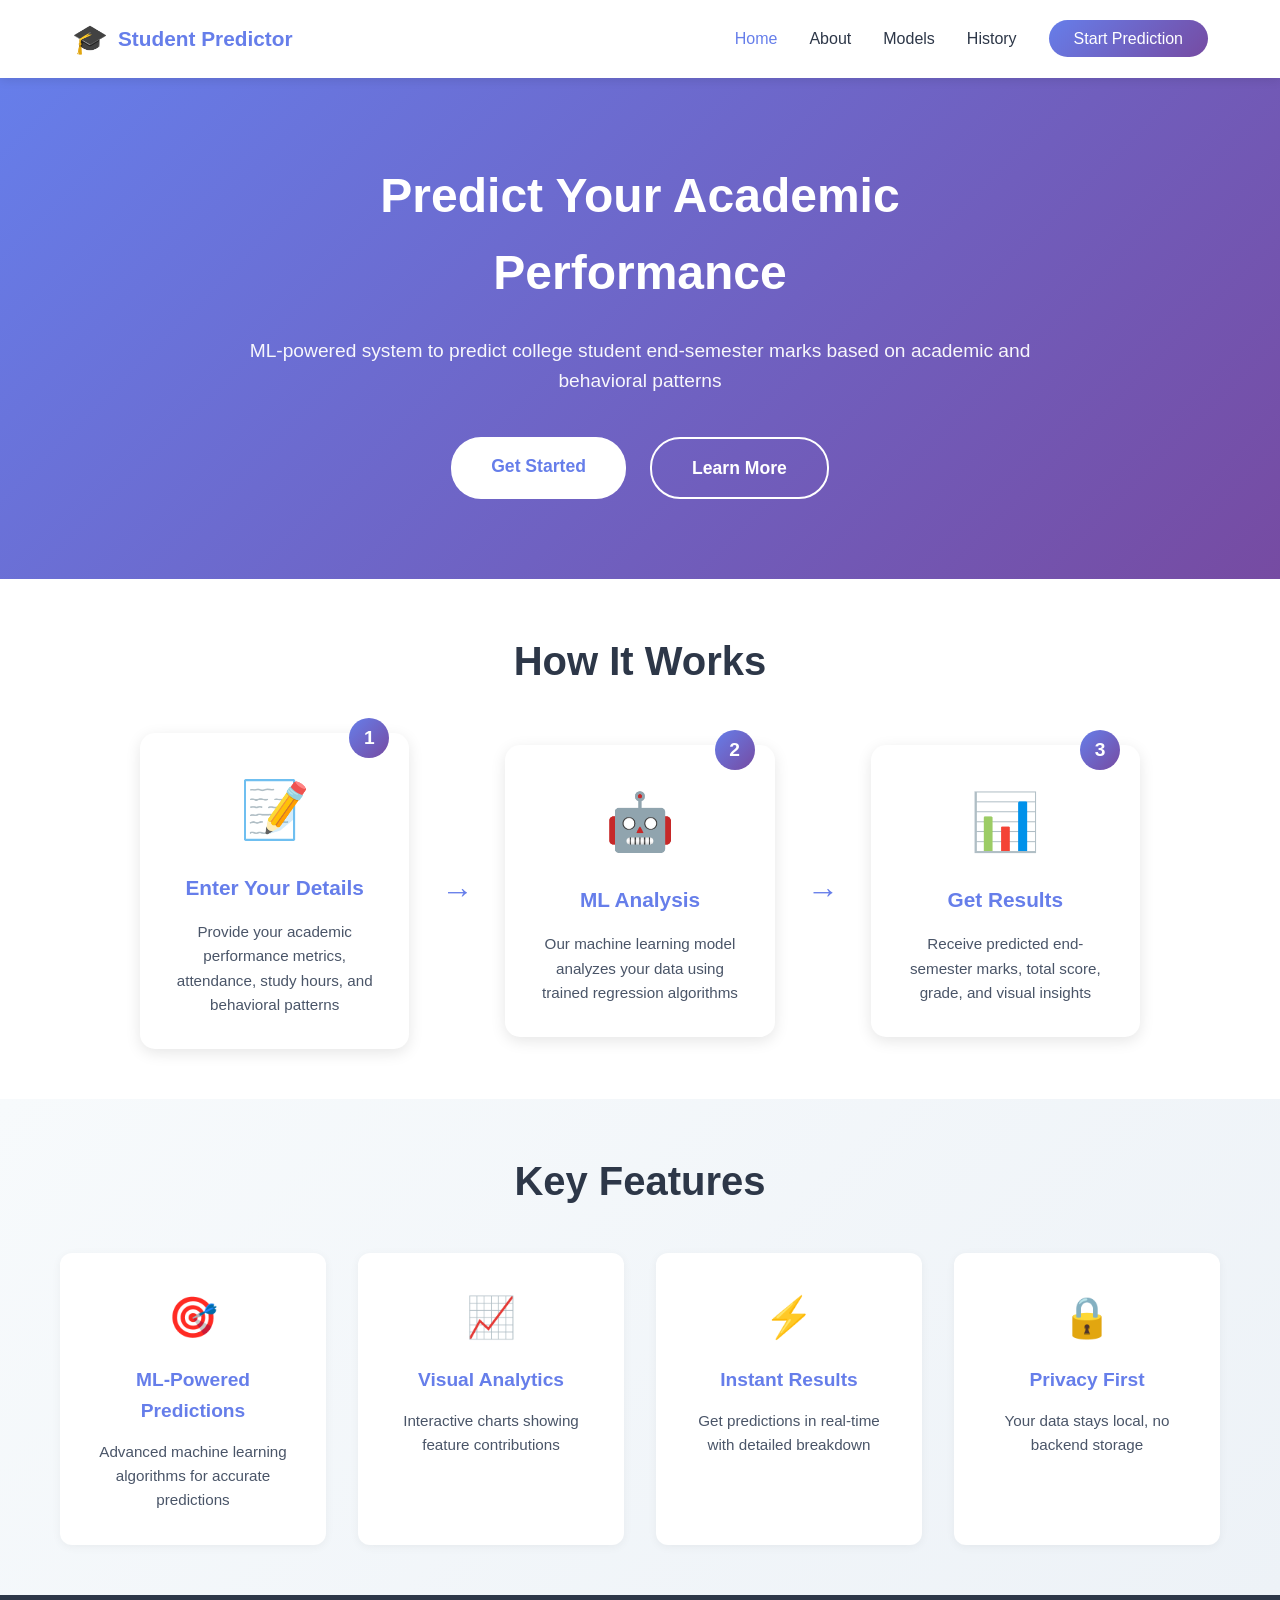
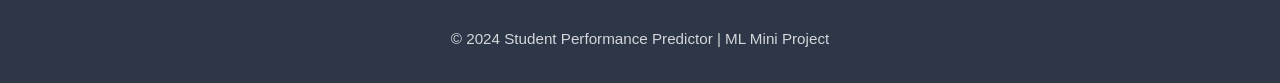
<file: frontend/index.html>
<!DOCTYPE html>
<html lang="en">

<head>
    <meta charset="UTF-8">
    <meta name="viewport" content="width=device-width, initial-scale=1.0">
    <title>Student Performance Predictor - Home</title>
    <link rel="stylesheet" href="../frontend/css/style_home.css">
    <script src="../frontend/js/script_home.js"></script>
</head>

<body>
    <!-- Navigation Bar -->
    <nav class="navbar">
        <div class="nav-container">
            <div class="logo">
                <span class="logo-icon">🎓</span>
                <span class="logo-text">Student Predictor</span>
            </div>
            <!-- Mobile Menu Toggle -->
            <div class="mobile-toggle" onclick="toggleMobileMenu()">
                <span></span>
                <span></span>
                <span></span>
            </div>
            <!-- Navigation Links -->
            <ul class="nav-links" id="navLinks">
                <li><a href="index.html" class="active">Home</a></li>
                <li><a href="about.html">About</a></li>
                <li><a href="models.html">Models</a></li>
                <li><a href="history.html">History</a></li>
                <li><a href="predict.html" class="btn-nav-predict">Start Prediction</a></li>
            </ul>
        </div>
    </nav>

    <!-- Hero Section -->
    <section class="hero">
        <div class="hero-content">
            <h1 class="hero-title">Predict Your Academic Performance</h1>
            <p class="hero-subtitle">
                ML-powered system to predict college student end-semester marks
                based on academic and behavioral patterns
            </p>
            <div class="hero-buttons">
                <a href="predict.html" class="btn-primary">Get Started</a>
                <a href="about.html" class="btn-secondary">Learn More</a>
            </div>
        </div>
    </section>

    <!-- How It Works Section -->
    <section class="how-it-works">
        <div class="container">
            <h2 class="section-title">How It Works</h2>
            <div class="steps-container">
                <div class="step-card">
                    <div class="step-number">1</div>
                    <div class="step-icon">📝</div>
                    <h3>Enter Your Details</h3>
                    <p>Provide your academic performance metrics, attendance, study hours, and behavioral patterns</p>
                </div>
                <div class="step-arrow">→</div>
                <div class="step-card">
                    <div class="step-number">2</div>
                    <div class="step-icon">🤖</div>
                    <h3>ML Analysis</h3>
                    <p>Our machine learning model analyzes your data using trained regression algorithms</p>
                </div>
                <div class="step-arrow">→</div>
                <div class="step-card">
                    <div class="step-number">3</div>
                    <div class="step-icon">📊</div>
                    <h3>Get Results</h3>
                    <p>Receive predicted end-semester marks, total score, grade, and visual insights</p>
                </div>
            </div>
        </div>
    </section>

    <!-- Features Section -->
    <section class="features">
        <div class="container">
            <h2 class="section-title">Key Features</h2>
            <div class="features-grid">
                <div class="feature-item">
                    <div class="feature-icon-small">🎯</div>
                    <h4>ML-Powered Predictions</h4>
                    <p>Advanced machine learning algorithms for accurate predictions</p>
                </div>
                <div class="feature-item">
                    <div class="feature-icon-small">📈</div>
                    <h4>Visual Analytics</h4>
                    <p>Interactive charts showing feature contributions</p>
                </div>
                <div class="feature-item">
                    <div class="feature-icon-small">⚡</div>
                    <h4>Instant Results</h4>
                    <p>Get predictions in real-time with detailed breakdown</p>
                </div>
                <div class="feature-item">
                    <div class="feature-icon-small">🔒</div>
                    <h4>Privacy First</h4>
                    <p>Your data stays local, no backend storage</p>
                </div>
            </div>
        </div>
    </section>

    <!-- Footer -->
    <footer class="footer">
        <div class="container">
            <p>&copy; 2024 Student Performance Predictor | ML Mini Project</p>
        </div>
    </footer>

</body>

</html>
</file>
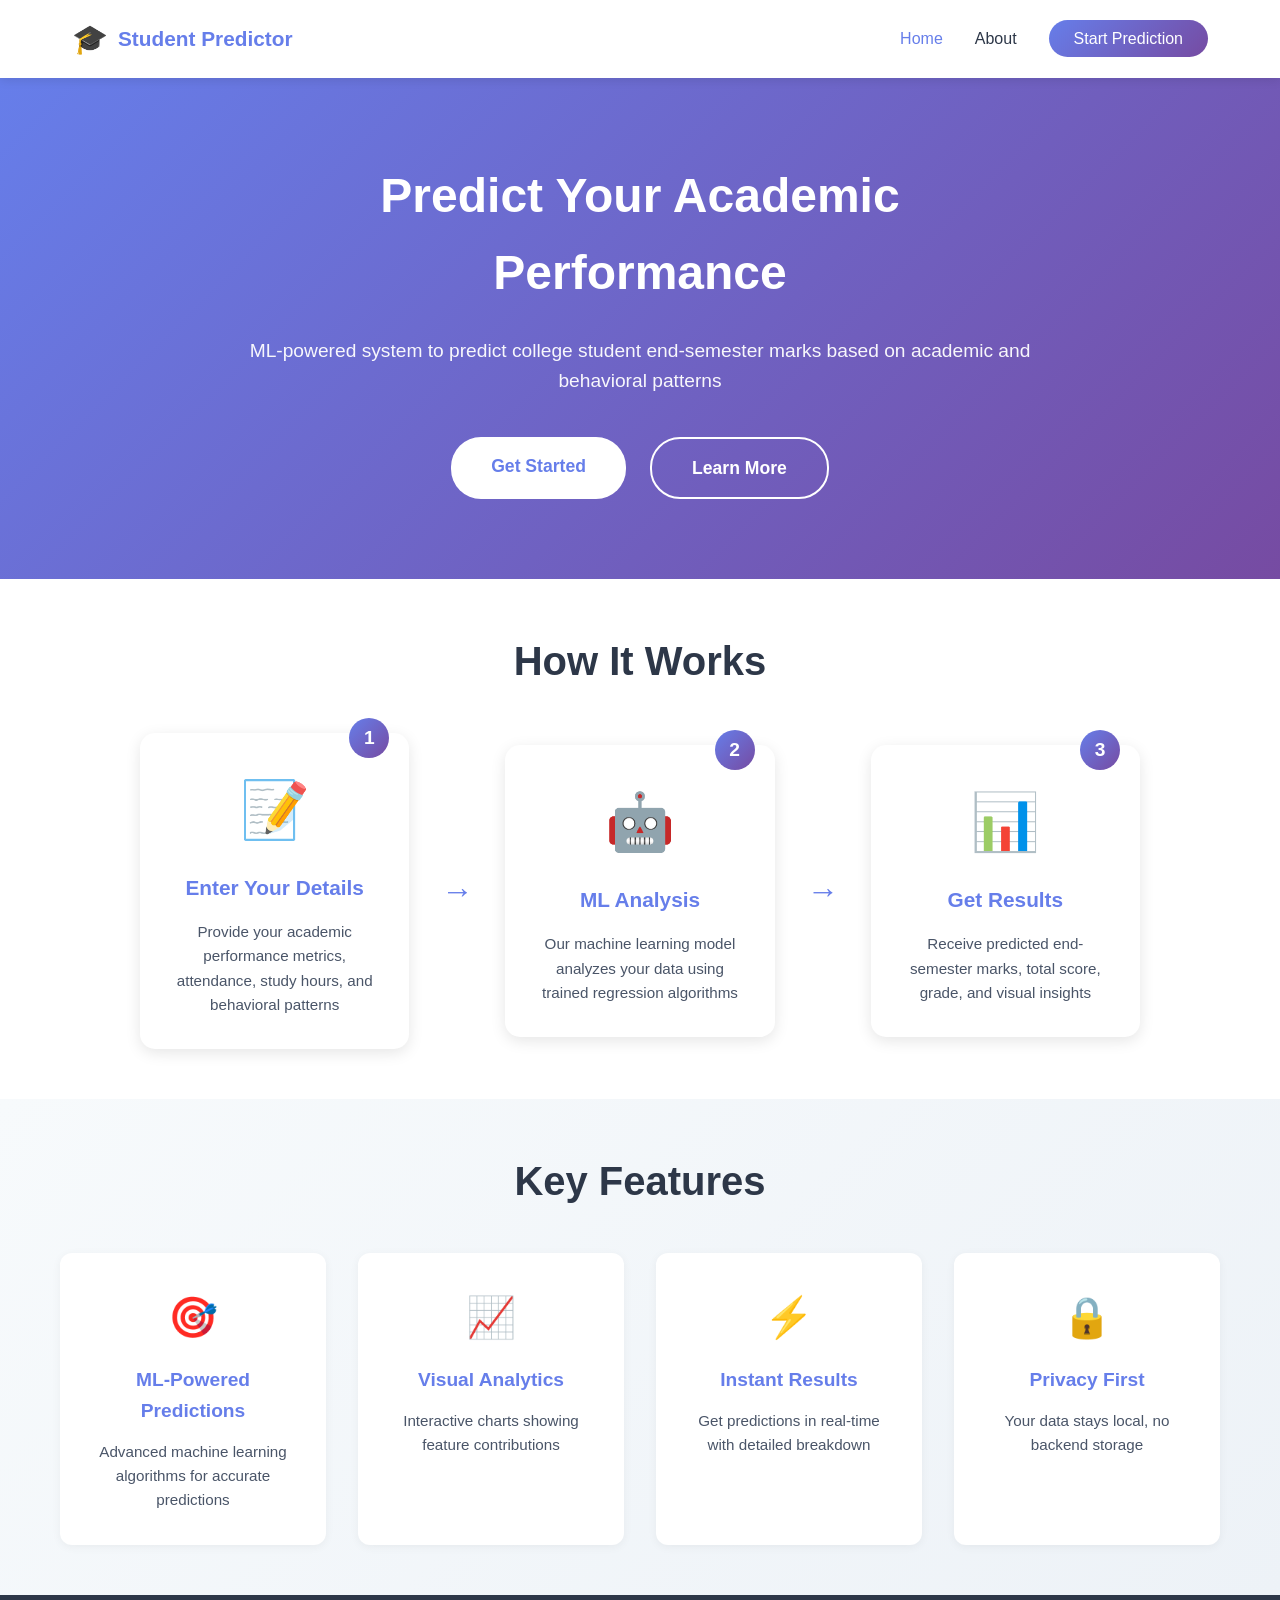
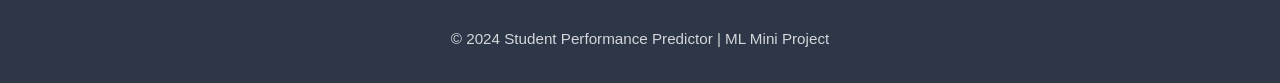
<file: student_performance_predictor/frontend/index.html>
<!DOCTYPE html>
<html lang="en">

<head>
    <meta charset="UTF-8">
    <meta name="viewport" content="width=device-width, initial-scale=1.0">
    <title>Student Performance Predictor - Home</title>
    <link rel="stylesheet" href="../frontend/css/style_home.css">
    <script src="../frontend/js/script_home.js"></script>
</head>

<body>
    <!-- Navigation Bar -->
    <nav class="navbar">
        <div class="nav-container">
            <div class="logo">
                <span class="logo-icon">🎓</span>
                <span class="logo-text">Student Predictor</span>
            </div>
            <!-- Mobile Menu Toggle -->
            <div class="mobile-toggle" onclick="toggleMobileMenu()">
                <span></span>
                <span></span>
                <span></span>
            </div>
            <!-- Navigation Links -->
            <ul class="nav-links" id="navLinks">
                <li><a href="index.html" class="active">Home</a></li>
                <li><a href="about.html">About</a></li>
                <li><a href="predict.html" class="btn-nav-predict">Start Prediction</a></li>
            </ul>
        </div>
    </nav>

    <!-- Hero Section -->
    <section class="hero">
        <div class="hero-content">
            <h1 class="hero-title">Predict Your Academic Performance</h1>
            <p class="hero-subtitle">
                ML-powered system to predict college student end-semester marks
                based on academic and behavioral patterns
            </p>
            <div class="hero-buttons">
                <a href="predict.html" class="btn-primary">Get Started</a>
                <a href="about.html" class="btn-secondary">Learn More</a>
            </div>
        </div>
    </section>

    <!-- How It Works Section -->
    <section class="how-it-works">
        <div class="container">
            <h2 class="section-title">How It Works</h2>
            <div class="steps-container">
                <div class="step-card">
                    <div class="step-number">1</div>
                    <div class="step-icon">📝</div>
                    <h3>Enter Your Details</h3>
                    <p>Provide your academic performance metrics, attendance, study hours, and behavioral patterns</p>
                </div>
                <div class="step-arrow">→</div>
                <div class="step-card">
                    <div class="step-number">2</div>
                    <div class="step-icon">🤖</div>
                    <h3>ML Analysis</h3>
                    <p>Our machine learning model analyzes your data using trained regression algorithms</p>
                </div>
                <div class="step-arrow">→</div>
                <div class="step-card">
                    <div class="step-number">3</div>
                    <div class="step-icon">📊</div>
                    <h3>Get Results</h3>
                    <p>Receive predicted end-semester marks, total score, grade, and visual insights</p>
                </div>
            </div>
        </div>
    </section>

    <!-- Features Section -->
    <section class="features">
        <div class="container">
            <h2 class="section-title">Key Features</h2>
            <div class="features-grid">
                <div class="feature-item">
                    <div class="feature-icon-small">🎯</div>
                    <h4>ML-Powered Predictions</h4>
                    <p>Advanced machine learning algorithms for accurate predictions</p>
                </div>
                <div class="feature-item">
                    <div class="feature-icon-small">📈</div>
                    <h4>Visual Analytics</h4>
                    <p>Interactive charts showing feature contributions</p>
                </div>
                <div class="feature-item">
                    <div class="feature-icon-small">⚡</div>
                    <h4>Instant Results</h4>
                    <p>Get predictions in real-time with detailed breakdown</p>
                </div>
                <div class="feature-item">
                    <div class="feature-icon-small">🔒</div>
                    <h4>Privacy First</h4>
                    <p>Your data stays local, no backend storage</p>
                </div>
            </div>
        </div>
    </section>

    <!-- Footer -->
    <footer class="footer">
        <div class="container">
            <p>&copy; 2024 Student Performance Predictor | ML Mini Project</p>
        </div>
    </footer>

</body>

</html>
</file>
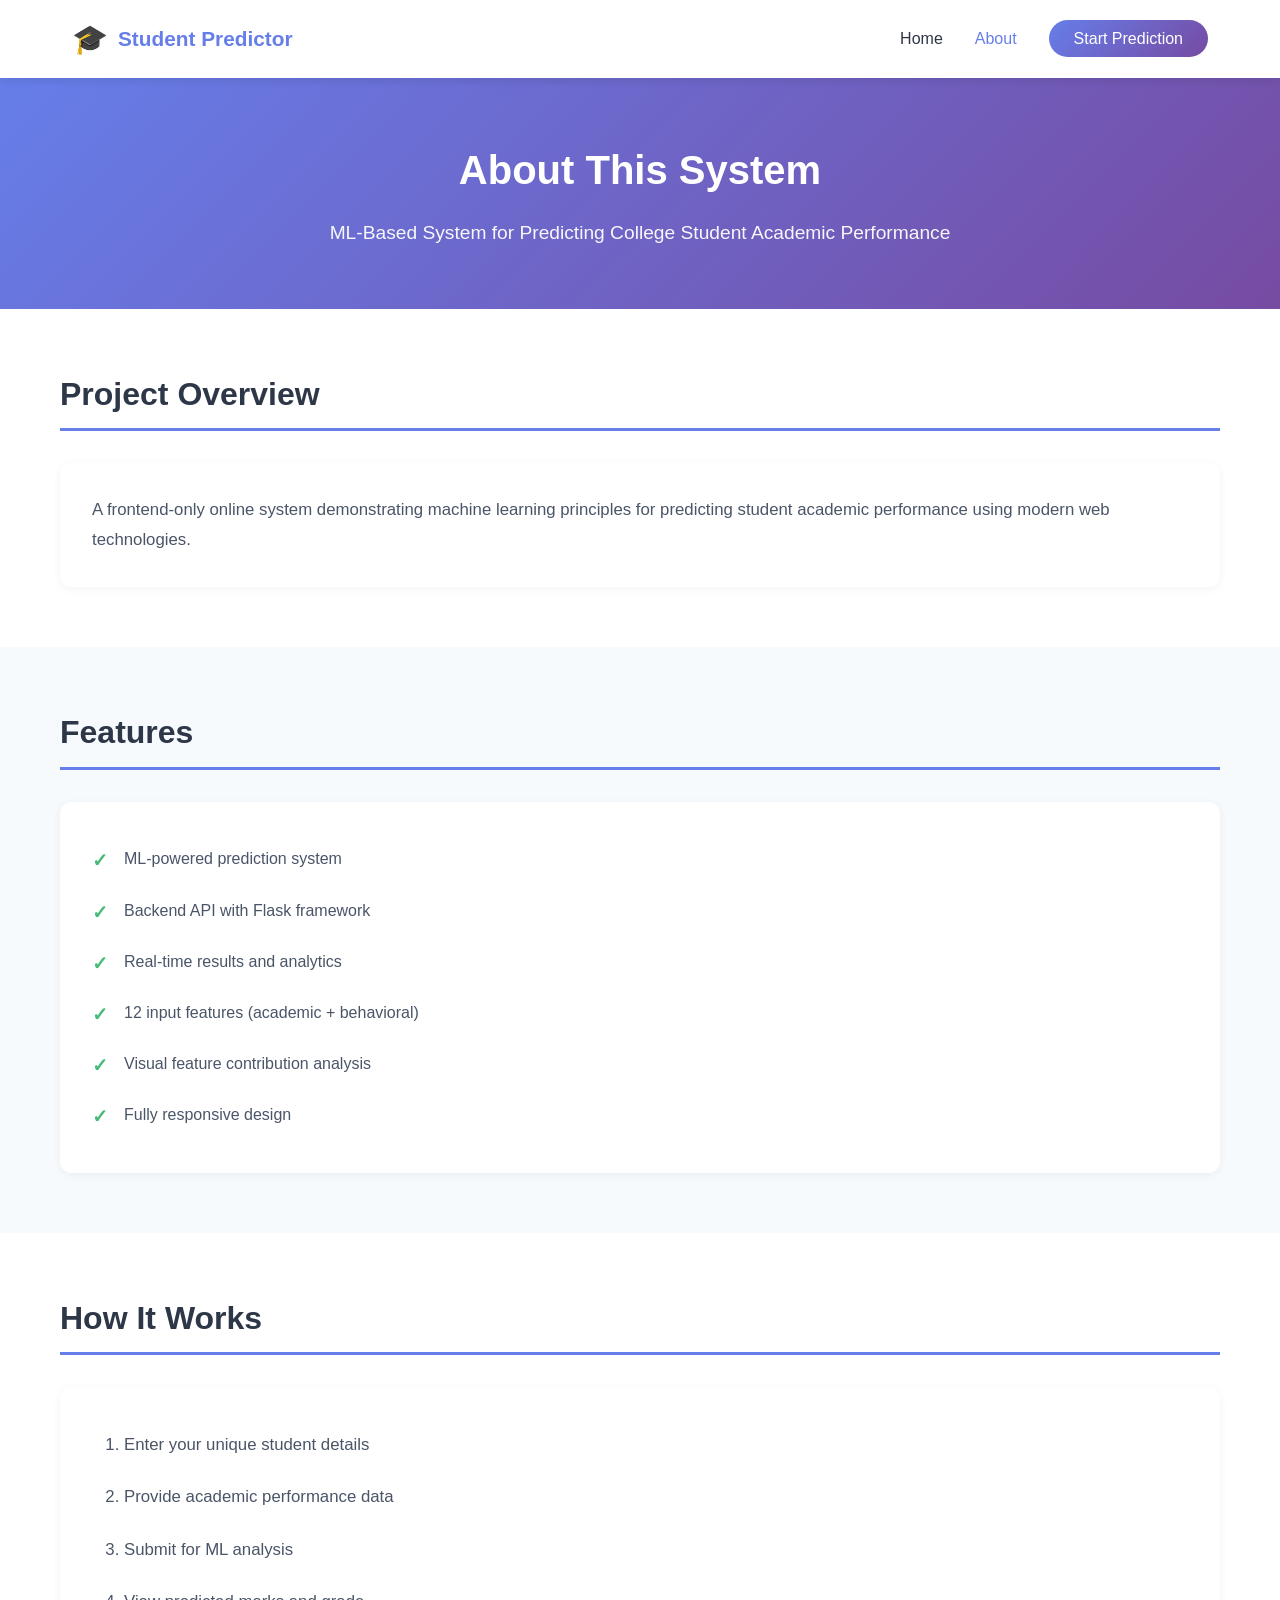
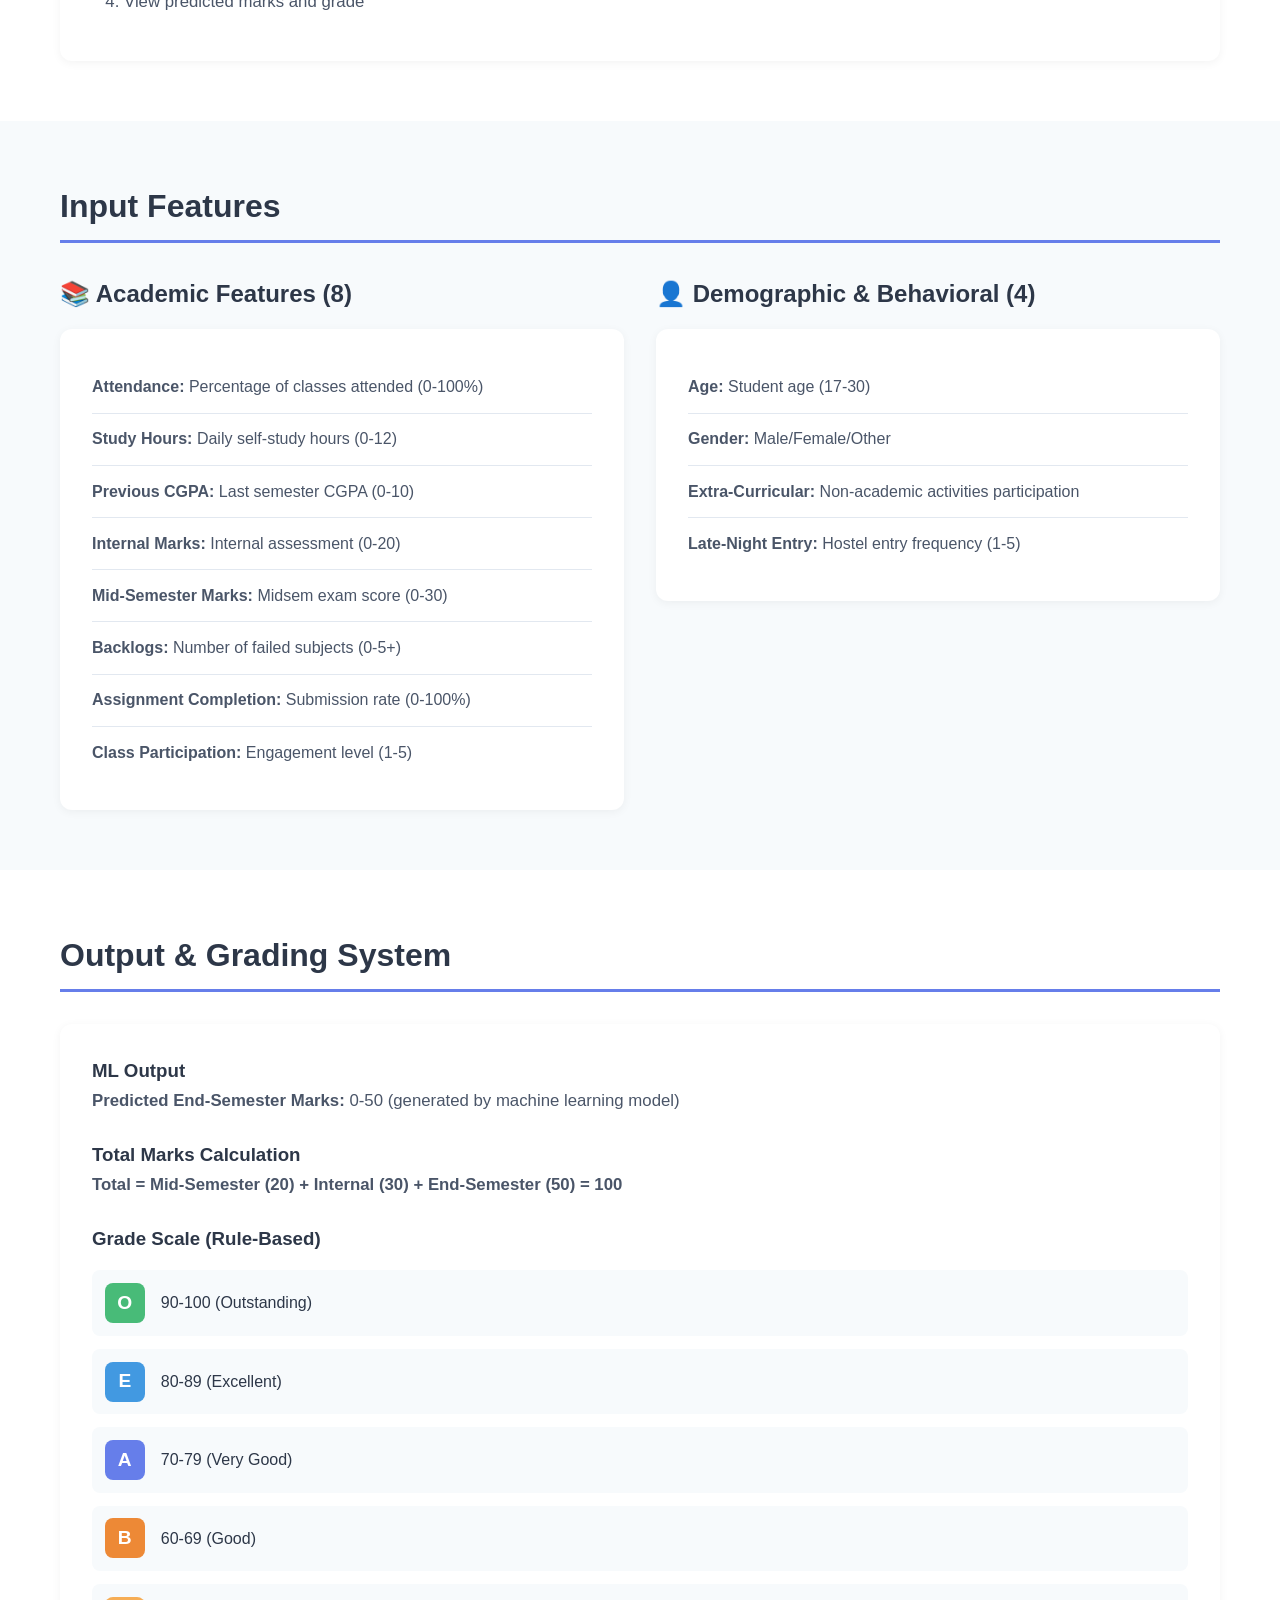
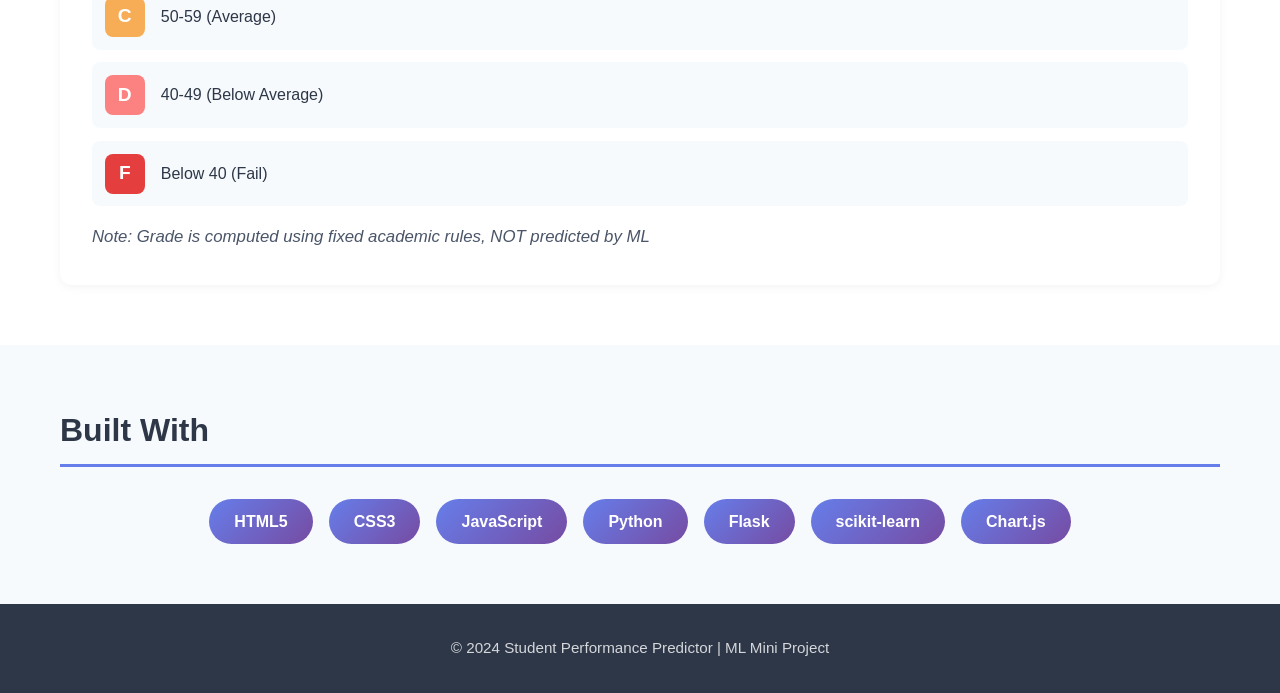
<file: frontend/about.html>
<!DOCTYPE html>
<html lang="en">

<head>
    <meta charset="UTF-8">
    <meta name="viewport" content="width=device-width, initial-scale=1.0">
    <title>About - Student Performance Predictor</title>
    <link rel="stylesheet" href="../frontend/css/style_home.css">
    <script src="../frontend/js/script_home.js"></script>
</head>

<body>
    <!-- Navigation Bar -->
    <nav class="navbar">
        <div class="nav-container">
            <div class="logo">
                <span class="logo-icon">🎓</span>
                <span class="logo-text">Student Predictor</span>
            </div>
            <!-- Mobile Menu Toggle -->
            <div class="mobile-toggle" onclick="toggleMobileMenu()">
                <span></span>
                <span></span>
                <span></span>
            </div>
            <!-- Navigation Links -->
            <ul class="nav-links" id="navLinks">
                <li><a href="index.html">Home</a></li>
                <li><a href="about.html" class="active">About</a></li>
                <li><a href="predict.html" class="btn-nav-predict">Start Prediction</a></li>
            </ul>
        </div>
    </nav>

    <!-- About Hero -->
    <section class="about-hero">
        <div class="container">
            <h1>About This System</h1>
            <p>ML-Based System for Predicting College Student Academic Performance</p>
        </div>
    </section>

    <!-- Project Overview -->
    <section class="about-section">
        <div class="container">
            <h2>Project Overview</h2>
            <div class="about-card">
                <p>A frontend-only online system demonstrating machine learning principles for predicting student
                    academic performance using modern web technologies.</p>
            </div>
        </div>
    </section>

    <!-- Features -->
    <section class="about-section">
        <div class="container">
            <h2>Features</h2>
            <div class="about-card">
                <ul class="features-list-simple">
                    <li>ML-powered prediction system</li>
                    <li>Backend API with Flask framework</li>
                    <li>Real-time results and analytics</li>
                    <li>12 input features (academic + behavioral)</li>
                    <li>Visual feature contribution analysis</li>
                    <li>Fully responsive design</li>
                </ul>
            </div>
        </div>
    </section>

    <!-- How It Works -->
    <section class="about-section">
        <div class="container">
            <h2>How It Works</h2>
            <div class="about-card">
                <ol class="how-list">
                    <li>Enter your unique student details</li>
                    <li>Provide academic performance data</li>
                    <li>Submit for ML analysis</li>
                    <li>View predicted marks and grade</li>
                </ol>
            </div>
        </div>
    </section>

    <!-- Input Features -->
    <section class="about-section">
        <div class="container">
            <h2>Input Features</h2>
            <div class="features-breakdown">
                <div class="feature-category">
                    <h3>📚 Academic Features (8)</h3>
                    <div class="about-card">
                        <ul>
                            <li><strong>Attendance:</strong> Percentage of classes attended (0-100%)</li>
                            <li><strong>Study Hours:</strong> Daily self-study hours (0-12)</li>
                            <li><strong>Previous CGPA:</strong> Last semester CGPA (0-10)</li>
                            <li><strong>Internal Marks:</strong> Internal assessment (0-20)</li>
                            <li><strong>Mid-Semester Marks:</strong> Midsem exam score (0-30)</li>
                            <li><strong>Backlogs:</strong> Number of failed subjects (0-5+)</li>
                            <li><strong>Assignment Completion:</strong> Submission rate (0-100%)</li>
                            <li><strong>Class Participation:</strong> Engagement level (1-5)</li>
                        </ul>
                    </div>
                </div>
                <div class="feature-category">
                    <h3>👤 Demographic & Behavioral (4)</h3>
                    <div class="about-card">
                        <ul>
                            <li><strong>Age:</strong> Student age (17-30)</li>
                            <li><strong>Gender:</strong> Male/Female/Other</li>
                            <li><strong>Extra-Curricular:</strong> Non-academic activities participation</li>
                            <li><strong>Late-Night Entry:</strong> Hostel entry frequency (1-5)</li>
                        </ul>
                    </div>
                </div>
            </div>
        </div>
    </section>

    <!-- Output & Grading -->
    <section class="about-section">
        <div class="container">
            <h2>Output & Grading System</h2>
            <div class="about-card">
                <h3>ML Output</h3>
                <p><strong>Predicted End-Semester Marks:</strong> 0-50 (generated by machine learning model)</p>

                <h3 style="margin-top: 1.5rem;">Total Marks Calculation</h3>
                <p><strong>Total = Mid-Semester (20) + Internal (30) + End-Semester (50) = 100</strong></p>

                <h3 style="margin-top: 1.5rem;">Grade Scale (Rule-Based)</h3>
                <div class="grade-table">
                    <div class="grade-row"><span class="grade-badge-small grade-O">O</span> 90-100 (Outstanding)</div>
                    <div class="grade-row"><span class="grade-badge-small grade-E">E</span> 80-89 (Excellent)</div>
                    <div class="grade-row"><span class="grade-badge-small grade-A">A</span> 70-79 (Very Good)</div>
                    <div class="grade-row"><span class="grade-badge-small grade-B">B</span> 60-69 (Good)</div>
                    <div class="grade-row"><span class="grade-badge-small grade-C">C</span> 50-59 (Average)</div>
                    <div class="grade-row"><span class="grade-badge-small grade-D">D</span> 40-49 (Below Average)</div>
                    <div class="grade-row"><span class="grade-badge-small grade-F">F</span> Below 40 (Fail)</div>
                </div>
                <p style="margin-top: 1rem;"><em>Note: Grade is computed using fixed academic rules, NOT predicted by
                        ML</em></p>
            </div>
        </div>
    </section>

    <!-- Built With -->
    <section class="about-section">
        <div class="container">
            <h2>Built With</h2>
            <div class="tech-badges">
                <span class="tech-badge-new">HTML5</span>
                <span class="tech-badge-new">CSS3</span>
                <span class="tech-badge-new">JavaScript</span>
                <span class="tech-badge-new">Python</span>
                <span class="tech-badge-new">Flask</span>
                <span class="tech-badge-new">scikit-learn</span>
                <span class="tech-badge-new">Chart.js</span>
            </div>
        </div>
    </section>

    <!-- Footer -->
    <footer class="footer">
        <div class="container">
            <p>&copy; 2024 Student Performance Predictor | ML Mini Project</p>
        </div>
    </footer>

</body>

</html>
</file>
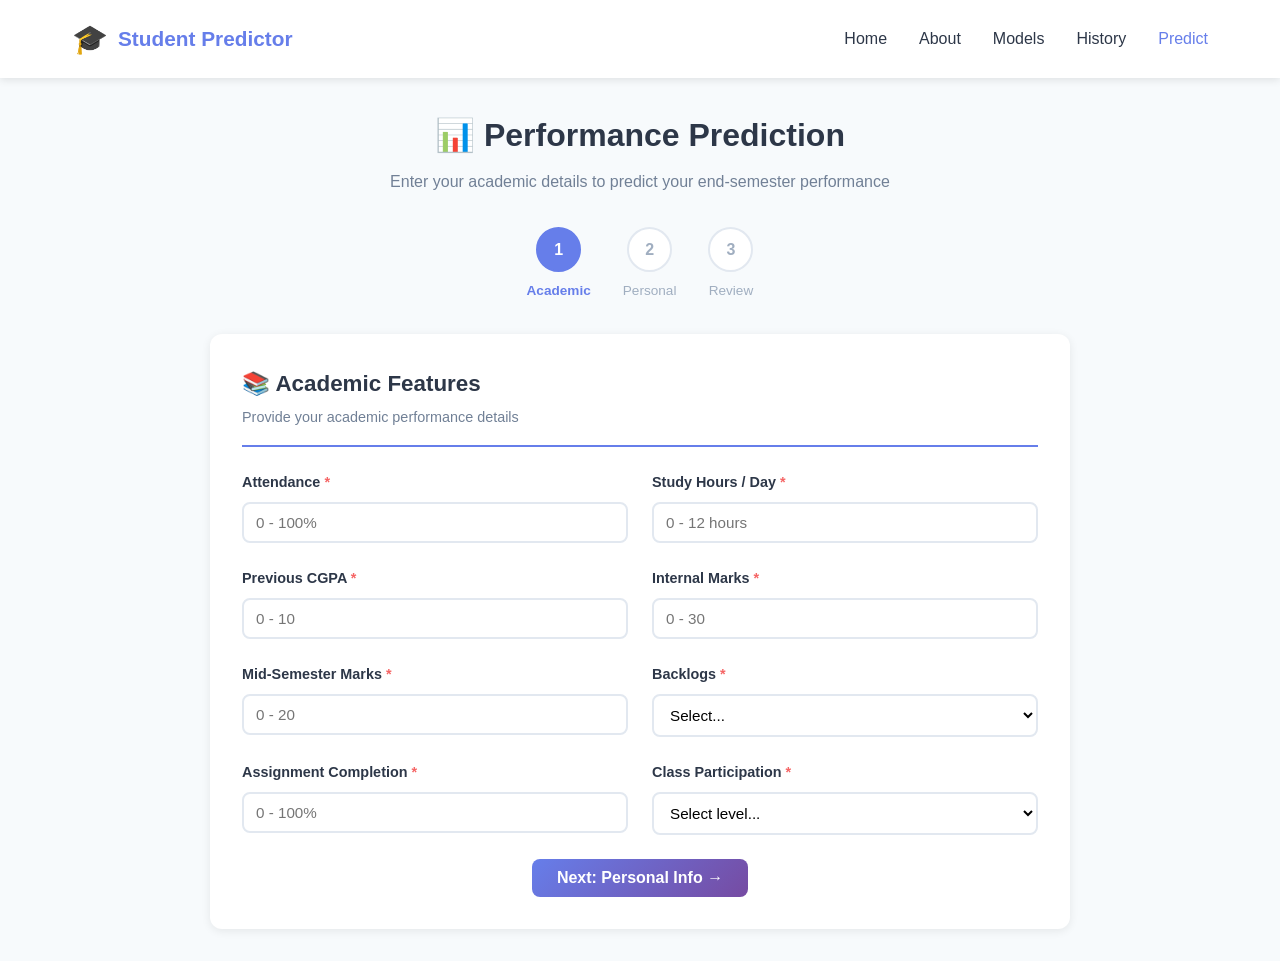
<file: frontend/predict.html>
<!DOCTYPE html>
<html lang="en">
<head>
    <meta charset="UTF-8">
    <meta name="viewport" content="width=device-width, initial-scale=1.0">
    <title>Predict Performance - Student Predictor</title>
    <link rel="stylesheet" href="../frontend/css/style_predict.css">
</head>
<body>
    <!-- Navigation Bar -->
    <nav class="navbar">
        <div class="nav-container">
            <div class="logo">
                <span class="logo-icon">🎓</span>
                <span class="logo-text">Student Predictor</span>
            </div>
            <!-- Mobile Menu Toggle -->
            <div class="mobile-toggle" onclick="toggleMobileMenu()">
                <span></span>
                <span></span>
                <span></span>
            </div>
            <!-- Navigation Links -->
            <ul class="nav-links" id="navLinks">
                <li><a href="index.html">Home</a></li>
                <li><a href="about.html">About</a></li>
                <li><a href="models.html">Models</a></li>
                <li><a href="history.html">History</a></li>
                <li><a href="predict.html" class="active">Predict</a></li>
            </ul>
        </div>
    </nav>

    <!-- Main Container -->
    <div class="container">
        <div class="page-header">
            <h1>📊 Performance Prediction</h1>
            <p>Enter your academic details to predict your end-semester performance</p>
        </div>

        <!-- Progress Steps -->
        <div class="progress-steps">
            <div class="step active" data-step="1">
                <div class="step-number">1</div>
                <div class="step-label">Academic</div>
            </div>
            <div class="step" data-step="2">
                <div class="step-number">2</div>
                <div class="step-label">Personal</div>
            </div>
            <div class="step" data-step="3">
                <div class="step-number">3</div>
                <div class="step-label">Review</div>
            </div>
        </div>

        <!-- Form Container -->
        <form id="predictionForm">
            <!-- Section 1: Academic Features -->
            <div class="form-section active" id="section1">
                <div class="section-header">
                    <h2>📚 Academic Features</h2>
                    <p>Provide your academic performance details</p>
                </div>

                <div class="form-grid">
                    <div class="form-group">
                        <label for="attendance">
                            Attendance <span class="required">*</span>
                        </label>
                        <input type="number" id="attendance" name="attendance" 
                               min="0" max="100" step="0.01" required
                               placeholder="0 - 100%">
                    </div>

                    <div class="form-group">
                        <label for="study_hours">
                            Study Hours / Day <span class="required">*</span>
                        </label>
                        <input type="number" id="study_hours" name="study_hours" 
                               min="0" max="12" step="0.1" required
                               placeholder="0 - 12 hours">
                    </div>

                    <div class="form-group">
                        <label for="previous_cgpa">
                            Previous CGPA <span class="required">*</span>
                        </label>
                        <input type="number" id="previous_cgpa" name="previous_cgpa" 
                               min="0" max="10" step="0.01" required
                               placeholder="0 - 10">
                    </div>

                    <div class="form-group">
                        <label for="internal_marks">
                            Internal Marks <span class="required">*</span>
                        </label>
                        <input type="number" id="internal_marks" name="internal_marks" 
                               min="0" max="30" step="0.1" required
                               placeholder="0 - 30">
                    </div>

                    <div class="form-group">
                        <label for="midsem_marks">
                            Mid-Semester Marks <span class="required">*</span>
                        </label>
                        <input type="number" id="midsem_marks" name="midsem_marks" 
                               min="0" max="20" step="0.1" required
                               placeholder="0 - 20">
                    </div>

                    <div class="form-group">
                        <label for="backlogs">
                            Backlogs <span class="required">*</span>
                        </label>
                        <select id="backlogs" name="backlogs" required>
                            <option value="">Select...</option>
                            <option value="0">0 - No Backlogs</option>
                            <option value="1">1</option>
                            <option value="2">2</option>
                            <option value="3">3</option>
                            <option value="4">4</option>
                            <option value="5">5+</option>
                        </select>
                    </div>

                    <div class="form-group">
                        <label for="assignment_completion">
                            Assignment Completion <span class="required">*</span>
                        </label>
                        <input type="number" id="assignment_completion" name="assignment_completion" 
                               min="0" max="100" step="0.1" required
                               placeholder="0 - 100%">
                    </div>

                    <div class="form-group">
                        <label for="class_participation">
                            Class Participation <span class="required">*</span>
                        </label>
                        <select id="class_participation" name="class_participation" required>
                            <option value="">Select level...</option>
                            <option value="1">1 - Very Low</option>
                            <option value="2">2 - Low</option>
                            <option value="3">3 - Medium</option>
                            <option value="4">4 - High</option>
                            <option value="5">5 - Excellent</option>
                        </select>
                    </div>
                </div>

                <div class="section-buttons">
                    <button type="button" class="btn-next" onclick="nextSection(2)">
                        Next: Personal Info →
                    </button>
                </div>
            </div>

            <!-- Section 2: Personal & Behavioral Features -->
            <div class="form-section" id="section2">
                <div class="section-header">
                    <h2>👤 Personal & Behavioral Information</h2>
                    <p>Provide demographic and behavioral details</p>
                </div>

                <div class="form-grid">
                    <div class="form-group">
                        <label for="age">
                            Age <span class="required">*</span>
                        </label>
                        <input type="number" id="age" name="age" 
                               min="17" max="30" required
                               placeholder="17 - 30">
                    </div>

                    <div class="form-group">
                        <label for="sex">
                            Gender <span class="required">*</span>
                        </label>
                        <select id="sex" name="sex" required>
                            <option value="">Select...</option>
                            <option value="Male">Male</option>
                            <option value="Female">Female</option>
                            <option value="Other">Other</option>
                        </select>
                    </div>

                    <div class="form-group">
                        <label for="extra_curricular">
                            Extra-Curricular Activities <span class="required">*</span>
                        </label>
                        <select id="extra_curricular" name="extra_curricular" required>
                            <option value="">Select...</option>
                            <option value="Yes">Yes - Active participant</option>
                            <option value="No">No - Not involved</option>
                        </select>
                    </div>

                    <div class="form-group">
                        <label for="late_night_entry">
                            Late-Night Hostel Entry <span class="required">*</span>
                        </label>
                        <select id="late_night_entry" name="late_night_entry" required>
                            <option value="">Select frequency...</option>
                            <option value="1">1 - Never</option>
                            <option value="2">2 - Rarely</option>
                            <option value="3">3 - Sometimes</option>
                            <option value="4">4 - Often</option>
                            <option value="5">5 - Very Frequent</option>
                        </select>
                    </div>
                </div>

                <div class="section-buttons">
                    <button type="button" class="btn-prev" onclick="prevSection(1)">
                        ← Previous
                    </button>
                    <button type="button" class="btn-next" onclick="nextSection(3)">
                        Next: Review →
                    </button>
                </div>
            </div>

            <!-- Section 3: Review & Submit -->
            <div class="form-section" id="section3">
                <div class="section-header">
                    <h2>✅ Review Your Information</h2>
                    <p>Please verify all details before prediction</p>
                </div>

                <div class="review-container" id="reviewData">
                    <!-- Review data will be populated by JavaScript -->
                </div>

                <div class="section-buttons">
                    <button type="button" class="btn-prev" onclick="prevSection(2)">
                        ← Previous
                    </button>
                    <button type="submit" class="btn-predict">
                        🔮 Predict Performance
                    </button>
                </div>
            </div>
        </form>

        <!-- Loading Indicator -->
        <div class="loading" id="loading">
            <div class="spinner"></div>
            <p>Analyzing your data...</p>
        </div>
    </div>

    <script src="../frontend/js/script_predict.js"></script>
</body>
</html>
</file>
<file: frontend/css/style_home.css>
/* Reset and Base Styles */
* {
    margin: 0;
    padding: 0;
    box-sizing: border-box;
}

:root {
    --primary: #667eea;
    --primary-dark: #5a67d8;
    --secondary: #764ba2;
    --success: #48bb78;
    --dark: #2d3748;
    --light: #f7fafc;
    --border: #e2e8f0;
    --text-gray: #4a5568;
}

body {
    font-family: 'Segoe UI', Tahoma, Geneva, Verdana, sans-serif;
    line-height: 1.6;
    color: var(--dark);
    overflow-x: hidden;
}

.container {
    max-width: 1200px;
    margin: 0 auto;
    padding: 0 20px;
}

/* ==================== Navigation Bar ==================== */
.navbar {
    background: white;
    box-shadow: 0 2px 10px rgba(0, 0, 0, 0.1);
    position: sticky;
    top: 0;
    z-index: 1000;
}

.nav-container {
    max-width: 1200px;
    margin: 0 auto;
    padding: 1rem 2rem;
    display: flex;
    justify-content: space-between;
    align-items: center;
}

.logo {
    display: flex;
    align-items: center;
    gap: 10px;
    font-size: 1.3rem;
    font-weight: 700;
    color: var(--primary);
}

.logo-icon {
    font-size: 1.8rem;
}

/* Mobile Menu Toggle */
.mobile-toggle {
    display: none;
    flex-direction: column;
    gap: 5px;
    cursor: pointer;
    padding: 5px;
}

.mobile-toggle span {
    width: 25px;
    height: 3px;
    background: var(--primary);
    border-radius: 3px;
    transition: all 0.3s;
}

/* Navigation Links */
.nav-links {
    display: flex;
    list-style: none;
    gap: 2rem;
    align-items: center;
}

.nav-links a {
    text-decoration: none;
    color: var(--dark);
    font-weight: 500;
    transition: color 0.3s;
    padding: 0.5rem 0;
}

.nav-links a:hover,
.nav-links a.active {
    color: var(--primary);
}

.btn-nav-predict {
    background: linear-gradient(135deg, var(--primary), var(--secondary)) !important;
    color: white !important;
    padding: 10px 25px !important;
    border-radius: 25px;
    transition: transform 0.3s;
}

.btn-nav-predict:hover {
    transform: translateY(-2px);
    box-shadow: 0 4px 12px rgba(102, 126, 234, 0.3);
}

/* ==================== Hero Section ==================== */
.hero {
    background: linear-gradient(135deg, var(--primary) 0%, var(--secondary) 100%);
    color: white;
    padding: 80px 20px;
    text-align: center;
    min-height: 500px;
    display: flex;
    align-items: center;
    justify-content: center;
}

.hero-content {
    max-width: 800px;
}

.hero-title {
    font-size: 3rem;
    font-weight: 700;
    margin-bottom: 1.5rem;
    animation: fadeInUp 0.8s ease-out;
}

.hero-subtitle {
    font-size: 1.2rem;
    margin-bottom: 2.5rem;
    opacity: 0.95;
    animation: fadeInUp 0.8s ease-out 0.2s backwards;
}

.hero-buttons {
    display: flex;
    gap: 1.5rem;
    justify-content: center;
    flex-wrap: wrap;
    animation: fadeInUp 0.8s ease-out 0.4s backwards;
}

.btn-primary,
.btn-secondary {
    padding: 15px 40px;
    font-size: 1.1rem;
    font-weight: 600;
    border-radius: 30px;
    text-decoration: none;
    transition: all 0.3s;
    display: inline-block;
}

.btn-primary {
    background: white;
    color: var(--primary);
}

.btn-primary:hover {
    transform: translateY(-3px);
    box-shadow: 0 10px 30px rgba(255, 255, 255, 0.3);
}

.btn-secondary {
    background: transparent;
    color: white;
    border: 2px solid white;
}

.btn-secondary:hover {
    background: white;
    color: var(--primary);
}

@keyframes fadeInUp {
    from {
        opacity: 0;
        transform: translateY(30px);
    }

    to {
        opacity: 1;
        transform: translateY(0);
    }
}

/* ==================== How It Works Section ==================== */
.how-it-works {
    padding: 50px 20px;
    background: white;
}

.section-title {
    text-align: center;
    font-size: 2.5rem;
    margin-bottom: 2.5rem;
    color: var(--dark);
}

.steps-container {
    display: flex;
    justify-content: center;
    align-items: center;
    gap: 2rem;
    flex-wrap: wrap;
    max-width: 1000px;
    margin: 0 auto;
}

.step-card {
    background: white;
    padding: 2rem;
    border-radius: 15px;
    text-align: center;
    flex: 1;
    min-width: 250px;
    max-width: 280px;
    box-shadow: 0 4px 15px rgba(0, 0, 0, 0.1);
    transition: transform 0.3s, box-shadow 0.3s;
    position: relative;
}

.step-card:hover {
    transform: translateY(-10px);
    box-shadow: 0 8px 25px rgba(0, 0, 0, 0.15);
}

.step-number {
    position: absolute;
    top: -15px;
    right: 20px;
    width: 40px;
    height: 40px;
    background: linear-gradient(135deg, var(--primary), var(--secondary));
    color: white;
    border-radius: 50%;
    display: flex;
    align-items: center;
    justify-content: center;
    font-weight: 700;
    font-size: 1.2rem;
}

.step-icon {
    font-size: 3.5rem;
    margin-bottom: 1rem;
}

.step-card h3 {
    font-size: 1.3rem;
    margin-bottom: 1rem;
    color: var(--primary);
}

.step-card p {
    color: var(--text-gray);
    font-size: 0.95rem;
}

.step-arrow {
    font-size: 2rem;
    color: var(--primary);
    font-weight: 700;
}

/* ==================== Features Section ==================== */
.features {
    padding: 50px 20px;
    background: linear-gradient(135deg, #f7fafc 0%, #edf2f7 100%);
}

.features-grid {
    display: grid;
    grid-template-columns: repeat(auto-fit, minmax(250px, 1fr));
    gap: 2rem;
    margin-top: 2rem;
}

.feature-item {
    background: white;
    padding: 2rem;
    border-radius: 12px;
    text-align: center;
    transition: transform 0.3s, box-shadow 0.3s;
    box-shadow: 0 2px 10px rgba(0, 0, 0, 0.05);
}

.feature-item:hover {
    transform: translateY(-5px);
    box-shadow: 0 5px 20px rgba(0, 0, 0, 0.1);
}

.feature-icon-small {
    font-size: 2.5rem;
    margin-bottom: 1rem;
}

.feature-item h4 {
    font-size: 1.2rem;
    margin-bottom: 0.8rem;
    color: var(--primary);
}

.feature-item p {
    color: var(--text-gray);
    font-size: 0.95rem;
}

/* ==================== Footer ==================== */
.footer {
    background: var(--dark);
    color: white;
    padding: 2rem 20px;
    text-align: center;
}

.footer p {
    color: rgba(255, 255, 255, 0.8);
    font-size: 0.95rem;
    margin: 0;
}

/* ==================== About Page Styles ==================== */
.about-hero {
    background: linear-gradient(135deg, var(--primary) 0%, var(--secondary) 100%);
    color: white;
    padding: 60px 20px;
    text-align: center;
}

.about-hero h1 {
    font-size: 2.5rem;
    margin-bottom: 1rem;
}

.about-hero p {
    font-size: 1.2rem;
    opacity: 0.95;
}

.about-section {
    padding: 60px 20px;
}

.about-section:nth-child(even) {
    background: #f7fafc;
}

.about-section h2 {
    font-size: 2rem;
    margin-bottom: 2rem;
    color: var(--dark);
    border-bottom: 3px solid var(--primary);
    padding-bottom: 0.5rem;
}

.about-card {
    background: white;
    padding: 2rem;
    border-radius: 12px;
    box-shadow: 0 2px 10px rgba(0, 0, 0, 0.05);
}

.about-card p {
    color: var(--text-gray);
    font-size: 1.05rem;
    line-height: 1.8;
}

.features-list-simple {
    list-style: none;
    padding: 0;
}

.features-list-simple li {
    padding: 0.8rem 0;
    padding-left: 2rem;
    position: relative;
    color: var(--text-gray);
}

.features-list-simple li:before {
    content: "✓";
    position: absolute;
    left: 0;
    color: var(--success);
    font-weight: 700;
    font-size: 1.2rem;
}

.how-list {
    padding-left: 2rem;
}

.how-list li {
    padding: 0.8rem 0;
    color: var(--text-gray);
    font-size: 1.05rem;
}

.features-breakdown {
    display: grid;
    grid-template-columns: repeat(auto-fit, minmax(300px, 1fr));
    gap: 2rem;
}

.feature-category h3 {
    font-size: 1.5rem;
    margin-bottom: 1rem;
    color: var(--dark);
}

.feature-category ul {
    list-style: none;
    padding: 0;
}

.feature-category li {
    padding: 0.8rem 0;
    color: var(--text-gray);
    border-bottom: 1px solid var(--border);
}

.feature-category li:last-child {
    border-bottom: none;
}

.grade-table {
    display: grid;
    gap: 0.8rem;
    margin-top: 1rem;
}

.grade-row {
    display: flex;
    align-items: center;
    gap: 1rem;
    padding: 0.8rem;
    background: #f7fafc;
    border-radius: 8px;
}

.grade-badge-small {
    width: 40px;
    height: 40px;
    display: flex;
    align-items: center;
    justify-content: center;
    border-radius: 8px;
    color: white;
    font-weight: 700;
    font-size: 1.2rem;
}

.grade-badge-small.grade-O {
    background: #48bb78;
}

.grade-badge-small.grade-E {
    background: #4299e1;
}

.grade-badge-small.grade-A {
    background: #667eea;
}

.grade-badge-small.grade-B {
    background: #ed8936;
}

.grade-badge-small.grade-C {
    background: #f6ad55;
}

.grade-badge-small.grade-D {
    background: #fc8181;
}

.grade-badge-small.grade-F {
    background: #e53e3e;
}

.tech-badges {
    display: flex;
    flex-wrap: wrap;
    gap: 1rem;
    justify-content: center;
}

.tech-badge-new {
    background: linear-gradient(135deg, var(--primary), var(--secondary));
    color: white;
    padding: 10px 25px;
    border-radius: 25px;
    font-size: 1rem;
    font-weight: 600;
}

/* ==================== Responsive Design ==================== */
@media (max-width: 768px) {

    /* Mobile Navigation */
    .mobile-toggle {
        display: flex;
    }

    .nav-links {
        position: absolute;
        top: 100%;
        left: 0;
        right: 0;
        background: white;
        flex-direction: column;
        gap: 0;
        padding: 1rem 0;
        box-shadow: 0 4px 10px rgba(0, 0, 0, 0.1);
        max-height: 0;
        overflow: hidden;
        transition: max-height 0.3s ease;
    }

    .nav-links.active {
        max-height: 400px;
    }

    .nav-links li {
        width: 100%;
        text-align: center;
        padding: 0.8rem 0;
        border-bottom: 1px solid var(--border);
    }

    .nav-links li:last-child {
        border-bottom: none;
    }

    .btn-nav-predict {
        display: inline-block !important;
        margin: 0.5rem 0;
    }

    /* Hero Section */
    .hero {
        padding: 60px 20px;
        min-height: 400px;
    }

    .hero-title {
        font-size: 2rem;
    }

    .hero-subtitle {
        font-size: 1rem;
    }

    .hero-buttons {
        flex-direction: column;
        align-items: center;
    }

    .btn-primary,
    .btn-secondary {
        width: 100%;
        max-width: 300px;
        text-align: center;
    }

    /* Steps */
    .step-arrow {
        display: none;
    }

    .steps-container {
        flex-direction: column;
    }

    /* Sections */
    .section-title {
        font-size: 1.8rem;
    }

    .how-it-works,
    .features {
        padding: 40px 20px;
    }

    /* About Page */
    .about-hero h1 {
        font-size: 1.8rem;
    }

    .about-hero p {
        font-size: 1rem;
    }

    .features-breakdown {
        grid-template-columns: 1fr;
    }
}

@media (max-width: 480px) {
    .hero-title {
        font-size: 1.5rem;
    }

    .section-title {
        font-size: 1.5rem;
    }

    .step-card {
        min-width: 100%;
    }
}
</file>
<file: student_performance_predictor/frontend/css/style_home.css>
/* Reset and Base Styles */
* {
    margin: 0;
    padding: 0;
    box-sizing: border-box;
}

:root {
    --primary: #667eea;
    --primary-dark: #5a67d8;
    --secondary: #764ba2;
    --success: #48bb78;
    --dark: #2d3748;
    --light: #f7fafc;
    --border: #e2e8f0;
    --text-gray: #4a5568;
}

body {
    font-family: 'Segoe UI', Tahoma, Geneva, Verdana, sans-serif;
    line-height: 1.6;
    color: var(--dark);
    overflow-x: hidden;
}

.container {
    max-width: 1200px;
    margin: 0 auto;
    padding: 0 20px;
}

/* ==================== Navigation Bar ==================== */
.navbar {
    background: white;
    box-shadow: 0 2px 10px rgba(0, 0, 0, 0.1);
    position: sticky;
    top: 0;
    z-index: 1000;
}

.nav-container {
    max-width: 1200px;
    margin: 0 auto;
    padding: 1rem 2rem;
    display: flex;
    justify-content: space-between;
    align-items: center;
}

.logo {
    display: flex;
    align-items: center;
    gap: 10px;
    font-size: 1.3rem;
    font-weight: 700;
    color: var(--primary);
}

.logo-icon {
    font-size: 1.8rem;
}

/* Mobile Menu Toggle */
.mobile-toggle {
    display: none;
    flex-direction: column;
    gap: 5px;
    cursor: pointer;
    padding: 5px;
}

.mobile-toggle span {
    width: 25px;
    height: 3px;
    background: var(--primary);
    border-radius: 3px;
    transition: all 0.3s;
}

/* Navigation Links */
.nav-links {
    display: flex;
    list-style: none;
    gap: 2rem;
    align-items: center;
}

.nav-links a {
    text-decoration: none;
    color: var(--dark);
    font-weight: 500;
    transition: color 0.3s;
    padding: 0.5rem 0;
}

.nav-links a:hover,
.nav-links a.active {
    color: var(--primary);
}

.btn-nav-predict {
    background: linear-gradient(135deg, var(--primary), var(--secondary)) !important;
    color: white !important;
    padding: 10px 25px !important;
    border-radius: 25px;
    transition: transform 0.3s;
}

.btn-nav-predict:hover {
    transform: translateY(-2px);
    box-shadow: 0 4px 12px rgba(102, 126, 234, 0.3);
}

/* ==================== Hero Section ==================== */
.hero {
    background: linear-gradient(135deg, var(--primary) 0%, var(--secondary) 100%);
    color: white;
    padding: 80px 20px;
    text-align: center;
    min-height: 500px;
    display: flex;
    align-items: center;
    justify-content: center;
}

.hero-content {
    max-width: 800px;
}

.hero-title {
    font-size: 3rem;
    font-weight: 700;
    margin-bottom: 1.5rem;
    animation: fadeInUp 0.8s ease-out;
}

.hero-subtitle {
    font-size: 1.2rem;
    margin-bottom: 2.5rem;
    opacity: 0.95;
    animation: fadeInUp 0.8s ease-out 0.2s backwards;
}

.hero-buttons {
    display: flex;
    gap: 1.5rem;
    justify-content: center;
    flex-wrap: wrap;
    animation: fadeInUp 0.8s ease-out 0.4s backwards;
}

.btn-primary,
.btn-secondary {
    padding: 15px 40px;
    font-size: 1.1rem;
    font-weight: 600;
    border-radius: 30px;
    text-decoration: none;
    transition: all 0.3s;
    display: inline-block;
}

.btn-primary {
    background: white;
    color: var(--primary);
}

.btn-primary:hover {
    transform: translateY(-3px);
    box-shadow: 0 10px 30px rgba(255, 255, 255, 0.3);
}

.btn-secondary {
    background: transparent;
    color: white;
    border: 2px solid white;
}

.btn-secondary:hover {
    background: white;
    color: var(--primary);
}

@keyframes fadeInUp {
    from {
        opacity: 0;
        transform: translateY(30px);
    }

    to {
        opacity: 1;
        transform: translateY(0);
    }
}

/* ==================== How It Works Section ==================== */
.how-it-works {
    padding: 50px 20px;
    background: white;
}

.section-title {
    text-align: center;
    font-size: 2.5rem;
    margin-bottom: 2.5rem;
    color: var(--dark);
}

.steps-container {
    display: flex;
    justify-content: center;
    align-items: center;
    gap: 2rem;
    flex-wrap: wrap;
    max-width: 1000px;
    margin: 0 auto;
}

.step-card {
    background: white;
    padding: 2rem;
    border-radius: 15px;
    text-align: center;
    flex: 1;
    min-width: 250px;
    max-width: 280px;
    box-shadow: 0 4px 15px rgba(0, 0, 0, 0.1);
    transition: transform 0.3s, box-shadow 0.3s;
    position: relative;
}

.step-card:hover {
    transform: translateY(-10px);
    box-shadow: 0 8px 25px rgba(0, 0, 0, 0.15);
}

.step-number {
    position: absolute;
    top: -15px;
    right: 20px;
    width: 40px;
    height: 40px;
    background: linear-gradient(135deg, var(--primary), var(--secondary));
    color: white;
    border-radius: 50%;
    display: flex;
    align-items: center;
    justify-content: center;
    font-weight: 700;
    font-size: 1.2rem;
}

.step-icon {
    font-size: 3.5rem;
    margin-bottom: 1rem;
}

.step-card h3 {
    font-size: 1.3rem;
    margin-bottom: 1rem;
    color: var(--primary);
}

.step-card p {
    color: var(--text-gray);
    font-size: 0.95rem;
}

.step-arrow {
    font-size: 2rem;
    color: var(--primary);
    font-weight: 700;
}

/* ==================== Features Section ==================== */
.features {
    padding: 50px 20px;
    background: linear-gradient(135deg, #f7fafc 0%, #edf2f7 100%);
}

.features-grid {
    display: grid;
    grid-template-columns: repeat(auto-fit, minmax(250px, 1fr));
    gap: 2rem;
    margin-top: 2rem;
}

.feature-item {
    background: white;
    padding: 2rem;
    border-radius: 12px;
    text-align: center;
    transition: transform 0.3s, box-shadow 0.3s;
    box-shadow: 0 2px 10px rgba(0, 0, 0, 0.05);
}

.feature-item:hover {
    transform: translateY(-5px);
    box-shadow: 0 5px 20px rgba(0, 0, 0, 0.1);
}

.feature-icon-small {
    font-size: 2.5rem;
    margin-bottom: 1rem;
}

.feature-item h4 {
    font-size: 1.2rem;
    margin-bottom: 0.8rem;
    color: var(--primary);
}

.feature-item p {
    color: var(--text-gray);
    font-size: 0.95rem;
}

/* ==================== Footer ==================== */
.footer {
    background: var(--dark);
    color: white;
    padding: 2rem 20px;
    text-align: center;
}

.footer p {
    color: rgba(255, 255, 255, 0.8);
    font-size: 0.95rem;
    margin: 0;
}

/* ==================== About Page Styles ==================== */
.about-hero {
    background: linear-gradient(135deg, var(--primary) 0%, var(--secondary) 100%);
    color: white;
    padding: 60px 20px;
    text-align: center;
}

.about-hero h1 {
    font-size: 2.5rem;
    margin-bottom: 1rem;
}

.about-hero p {
    font-size: 1.2rem;
    opacity: 0.95;
}

.about-section {
    padding: 60px 20px;
}

.about-section:nth-child(even) {
    background: #f7fafc;
}

.about-section h2 {
    font-size: 2rem;
    margin-bottom: 2rem;
    color: var(--dark);
    border-bottom: 3px solid var(--primary);
    padding-bottom: 0.5rem;
}

.about-card {
    background: white;
    padding: 2rem;
    border-radius: 12px;
    box-shadow: 0 2px 10px rgba(0, 0, 0, 0.05);
}

.about-card p {
    color: var(--text-gray);
    font-size: 1.05rem;
    line-height: 1.8;
}

.features-list-simple {
    list-style: none;
    padding: 0;
}

.features-list-simple li {
    padding: 0.8rem 0;
    padding-left: 2rem;
    position: relative;
    color: var(--text-gray);
}

.features-list-simple li:before {
    content: "✓";
    position: absolute;
    left: 0;
    color: var(--success);
    font-weight: 700;
    font-size: 1.2rem;
}

.how-list {
    padding-left: 2rem;
}

.how-list li {
    padding: 0.8rem 0;
    color: var(--text-gray);
    font-size: 1.05rem;
}

.features-breakdown {
    display: grid;
    grid-template-columns: repeat(auto-fit, minmax(300px, 1fr));
    gap: 2rem;
}

.feature-category h3 {
    font-size: 1.5rem;
    margin-bottom: 1rem;
    color: var(--dark);
}

.feature-category ul {
    list-style: none;
    padding: 0;
}

.feature-category li {
    padding: 0.8rem 0;
    color: var(--text-gray);
    border-bottom: 1px solid var(--border);
}

.feature-category li:last-child {
    border-bottom: none;
}

.grade-table {
    display: grid;
    gap: 0.8rem;
    margin-top: 1rem;
}

.grade-row {
    display: flex;
    align-items: center;
    gap: 1rem;
    padding: 0.8rem;
    background: #f7fafc;
    border-radius: 8px;
}

.grade-badge-small {
    width: 40px;
    height: 40px;
    display: flex;
    align-items: center;
    justify-content: center;
    border-radius: 8px;
    color: white;
    font-weight: 700;
    font-size: 1.2rem;
}

.grade-badge-small.grade-O {
    background: #48bb78;
}

.grade-badge-small.grade-E {
    background: #4299e1;
}

.grade-badge-small.grade-A {
    background: #667eea;
}

.grade-badge-small.grade-B {
    background: #ed8936;
}

.grade-badge-small.grade-C {
    background: #f6ad55;
}

.grade-badge-small.grade-D {
    background: #fc8181;
}

.grade-badge-small.grade-F {
    background: #e53e3e;
}

.tech-badges {
    display: flex;
    flex-wrap: wrap;
    gap: 1rem;
    justify-content: center;
}

.tech-badge-new {
    background: linear-gradient(135deg, var(--primary), var(--secondary));
    color: white;
    padding: 10px 25px;
    border-radius: 25px;
    font-size: 1rem;
    font-weight: 600;
}

/* ==================== Responsive Design ==================== */
@media (max-width: 768px) {

    /* Mobile Navigation */
    .mobile-toggle {
        display: flex;
    }

    .nav-links {
        position: absolute;
        top: 100%;
        left: 0;
        right: 0;
        background: white;
        flex-direction: column;
        gap: 0;
        padding: 1rem 0;
        box-shadow: 0 4px 10px rgba(0, 0, 0, 0.1);
        max-height: 0;
        overflow: hidden;
        transition: max-height 0.3s ease;
    }

    .nav-links.active {
        max-height: 400px;
    }

    .nav-links li {
        width: 100%;
        text-align: center;
        padding: 0.8rem 0;
        border-bottom: 1px solid var(--border);
    }

    .nav-links li:last-child {
        border-bottom: none;
    }

    .btn-nav-predict {
        display: inline-block !important;
        margin: 0.5rem 0;
    }

    /* Hero Section */
    .hero {
        padding: 60px 20px;
        min-height: 400px;
    }

    .hero-title {
        font-size: 2rem;
    }

    .hero-subtitle {
        font-size: 1rem;
    }

    .hero-buttons {
        flex-direction: column;
        align-items: center;
    }

    .btn-primary,
    .btn-secondary {
        width: 100%;
        max-width: 300px;
        text-align: center;
    }

    /* Steps */
    .step-arrow {
        display: none;
    }

    .steps-container {
        flex-direction: column;
    }

    /* Sections */
    .section-title {
        font-size: 1.8rem;
    }

    .how-it-works,
    .features {
        padding: 40px 20px;
    }

    /* About Page */
    .about-hero h1 {
        font-size: 1.8rem;
    }

    .about-hero p {
        font-size: 1rem;
    }

    .features-breakdown {
        grid-template-columns: 1fr;
    }
}

@media (max-width: 480px) {
    .hero-title {
        font-size: 1.5rem;
    }

    .section-title {
        font-size: 1.5rem;
    }

    .step-card {
        min-width: 100%;
    }
}
</file>
<file: frontend/css/style_predict.css>
/* Reset and Base Styles */
* {
    margin: 0;
    padding: 0;
    box-sizing: border-box;
}

:root {
    --primary: #667eea;
    --primary-dark: #5a67d8;
    --secondary: #764ba2;
    --success: #48bb78;
    --danger: #f56565;
    --dark: #2d3748;
    --light: #f7fafc;
    --border: #e2e8f0;
}

body {
    font-family: 'Segoe UI', Tahoma, Geneva, Verdana, sans-serif;
    background: #f7fafc;
    min-height: 100vh;
    line-height: 1.6;
}

/* Navigation Bar */
.navbar {
    background: white;
    box-shadow: 0 2px 8px rgba(0, 0, 0, 0.1);
    position: sticky;
    top: 0;
    z-index: 1000;
}

.nav-container {
    max-width: 1200px;
    margin: 0 auto;
    padding: 1rem 2rem;
    display: flex;
    justify-content: space-between;
    align-items: center;
}

.logo {
    display: flex;
    align-items: center;
    gap: 10px;
    font-size: 1.3rem;
    font-weight: 700;
    color: var(--primary);
}

.logo-icon {
    font-size: 1.8rem;
}

/* Mobile Menu Toggle */
.mobile-toggle {
    display: none;
    flex-direction: column;
    gap: 5px;
    cursor: pointer;
}

.mobile-toggle span {
    width: 25px;
    height: 3px;
    background: var(--primary);
    border-radius: 3px;
}

.nav-links {
    display: flex;
    list-style: none;
    gap: 2rem;
    align-items: center;
}

.nav-links a {
    text-decoration: none;
    color: var(--dark);
    font-weight: 500;
    transition: color 0.3s;
}

.nav-links a:hover,
.nav-links a.active {
    color: var(--primary);
}

/* Main Container */
.container {
    max-width: 900px;
    margin: 2rem auto;
    padding: 0 20px;
}

.page-header {
    text-align: center;
    margin-bottom: 2rem;
}

.page-header h1 {
    font-size: 2rem;
    color: var(--dark);
    margin-bottom: 0.5rem;
}

.page-header p {
    font-size: 1rem;
    color: #718096;
}

/* Progress Steps */
.progress-steps {
    display: flex;
    justify-content: center;
    align-items: center;
    margin-bottom: 2rem;
    gap: 2rem;
}

.step {
    display: flex;
    flex-direction: column;
    align-items: center;
    gap: 0.5rem;
}

.step-number {
    width: 45px;
    height: 45px;
    border-radius: 50%;
    background: white;
    border: 2px solid var(--border);
    display: flex;
    align-items: center;
    justify-content: center;
    font-weight: 700;
    color: #a0aec0;
    transition: all 0.3s;
}

.step.active .step-number {
    background: var(--primary);
    border-color: var(--primary);
    color: white;
}

.step-label {
    font-size: 0.85rem;
    color: #a0aec0;
    font-weight: 500;
}

.step.active .step-label {
    color: var(--primary);
    font-weight: 600;
}

/* Form Sections */
.form-section {
    display: none;
    background: white;
    padding: 2rem;
    border-radius: 12px;
    box-shadow: 0 2px 10px rgba(0, 0, 0, 0.08);
}

.form-section.active {
    display: block;
    animation: fadeIn 0.4s ease-out;
}

@keyframes fadeIn {
    from {
        opacity: 0;
        transform: translateY(10px);
    }
    to {
        opacity: 1;
        transform: translateY(0);
    }
}

.section-header {
    margin-bottom: 1.5rem;
    padding-bottom: 1rem;
    border-bottom: 2px solid var(--primary);
}

.section-header h2 {
    font-size: 1.4rem;
    color: var(--dark);
    margin-bottom: 0.3rem;
}

.section-header p {
    color: #718096;
    font-size: 0.9rem;
}

/* Form Grid */
.form-grid {
    display: grid;
    grid-template-columns: repeat(auto-fit, minmax(250px, 1fr));
    gap: 1.5rem;
    margin-bottom: 1.5rem;
}

.form-group {
    display: flex;
    flex-direction: column;
}

.form-group label {
    font-weight: 600;
    margin-bottom: 0.5rem;
    color: var(--dark);
    font-size: 0.9rem;
}

.required {
    color: var(--danger);
}

input,
select {
    padding: 10px 12px;
    border: 2px solid var(--border);
    border-radius: 8px;
    font-size: 0.95rem;
    transition: all 0.3s;
    background: white;
}

input:focus,
select:focus {
    outline: none;
    border-color: var(--primary);
    box-shadow: 0 0 0 3px rgba(102, 126, 234, 0.1);
}

input:invalid:not(:placeholder-shown) {
    border-color: var(--danger);
}

/* Section Buttons */
.section-buttons {
    display: flex;
    gap: 1rem;
    justify-content: center;
    margin-top: 1.5rem;
}

.btn-prev,
.btn-next,
.btn-predict {
    padding: 10px 25px;
    font-size: 1rem;
    font-weight: 600;
    border: none;
    border-radius: 8px;
    cursor: pointer;
    transition: all 0.3s;
}

.btn-prev {
    background: #e2e8f0;
    color: var(--dark);
}

.btn-prev:hover {
    background: #cbd5e0;
}

.btn-next,
.btn-predict {
    background: linear-gradient(135deg, var(--primary), var(--secondary));
    color: white;
}

.btn-next:hover,
.btn-predict:hover {
    transform: translateY(-2px);
    box-shadow: 0 4px 12px rgba(102, 126, 234, 0.3);
}

.btn-predict {
    padding: 12px 35px;
    font-size: 1.1rem;
}

/* Review Container */
.review-container {
    background: #f7fafc;
    padding: 1.5rem;
    border-radius: 8px;
    margin-bottom: 1.5rem;
}

.review-section {
    margin-bottom: 1.5rem;
}

.review-section:last-child {
    margin-bottom: 0;
}

.review-section h3 {
    font-size: 1.1rem;
    color: var(--primary);
    margin-bottom: 1rem;
}

.review-grid {
    display: grid;
    grid-template-columns: repeat(auto-fill, minmax(180px, 1fr));
    gap: 1rem;
}

.review-item {
    background: white;
    padding: 0.8rem;
    border-radius: 6px;
    border-left: 3px solid var(--primary);
}

.review-label {
    font-size: 0.8rem;
    color: #718096;
    margin-bottom: 0.2rem;
}

.review-value {
    font-size: 1rem;
    font-weight: 600;
    color: var(--dark);
}

/* Loading State */
.loading {
    display: none;
    text-align: center;
    padding: 2rem;
    background: white;
    border-radius: 12px;
    margin-top: 1.5rem;
}

.loading.show {
    display: block;
}

.spinner {
    border: 4px solid #f3f3f3;
    border-top: 4px solid var(--primary);
    border-radius: 50%;
    width: 50px;
    height: 50px;
    animation: spin 1s linear infinite;
    margin: 0 auto 1rem;
}

@keyframes spin {
    0% {
        transform: rotate(0deg);
    }
    100% {
        transform: rotate(360deg);
    }
}

/* Popup Modal */
.popup-overlay {
    display: none;
    position: fixed;
    top: 0;
    left: 0;
    right: 0;
    bottom: 0;
    background: rgba(0, 0, 0, 0.5);
    z-index: 2000;
    align-items: center;
    justify-content: center;
}

.popup-overlay.show {
    display: flex;
}

.popup-content {
    background: white;
    padding: 2rem;
    border-radius: 12px;
    max-width: 400px;
    text-align: center;
    box-shadow: 0 10px 40px rgba(0, 0, 0, 0.3);
}

.popup-content h3 {
    color: var(--danger);
    margin-bottom: 1rem;
}

.popup-content p {
    color: var(--dark);
    margin-bottom: 1.5rem;
}

.popup-btn {
    background: var(--primary);
    color: white;
    padding: 10px 30px;
    border: none;
    border-radius: 8px;
    cursor: pointer;
    font-size: 1rem;
    font-weight: 600;
}

.popup-btn:hover {
    background: var(--primary-dark);
}

/* Responsive Design */
@media (max-width: 768px) {
    .mobile-toggle {
        display: flex;
    }

    .nav-links {
        position: absolute;
        top: 100%;
        left: 0;
        right: 0;
        background: white;
        flex-direction: column;
        gap: 0;
        padding: 1rem 0;
        box-shadow: 0 4px 10px rgba(0, 0, 0, 0.1);
        max-height: 0;
        overflow: hidden;
        transition: max-height 0.3s ease;
    }

    .nav-links.active {
        max-height: 400px;
    }

    .nav-links li {
        width: 100%;
        text-align: center;
        padding: 0.8rem 0;
        border-bottom: 1px solid var(--border);
    }

    .container {
        padding: 0 15px;
    }

    .form-section {
        padding: 1.5rem;
    }

    .form-grid {
        grid-template-columns: 1fr;
    }

    .progress-steps {
        gap: 1rem;
        font-size: 0.85rem;
    }

    .step-number {
        width: 40px;
        height: 40px;
    }

    .section-buttons {
        flex-direction: column;
    }

    .btn-prev,
    .btn-next,
    .btn-predict {
        width: 100%;
    }

    .page-header h1 {
        font-size: 1.6rem;
    }
}
</file>
